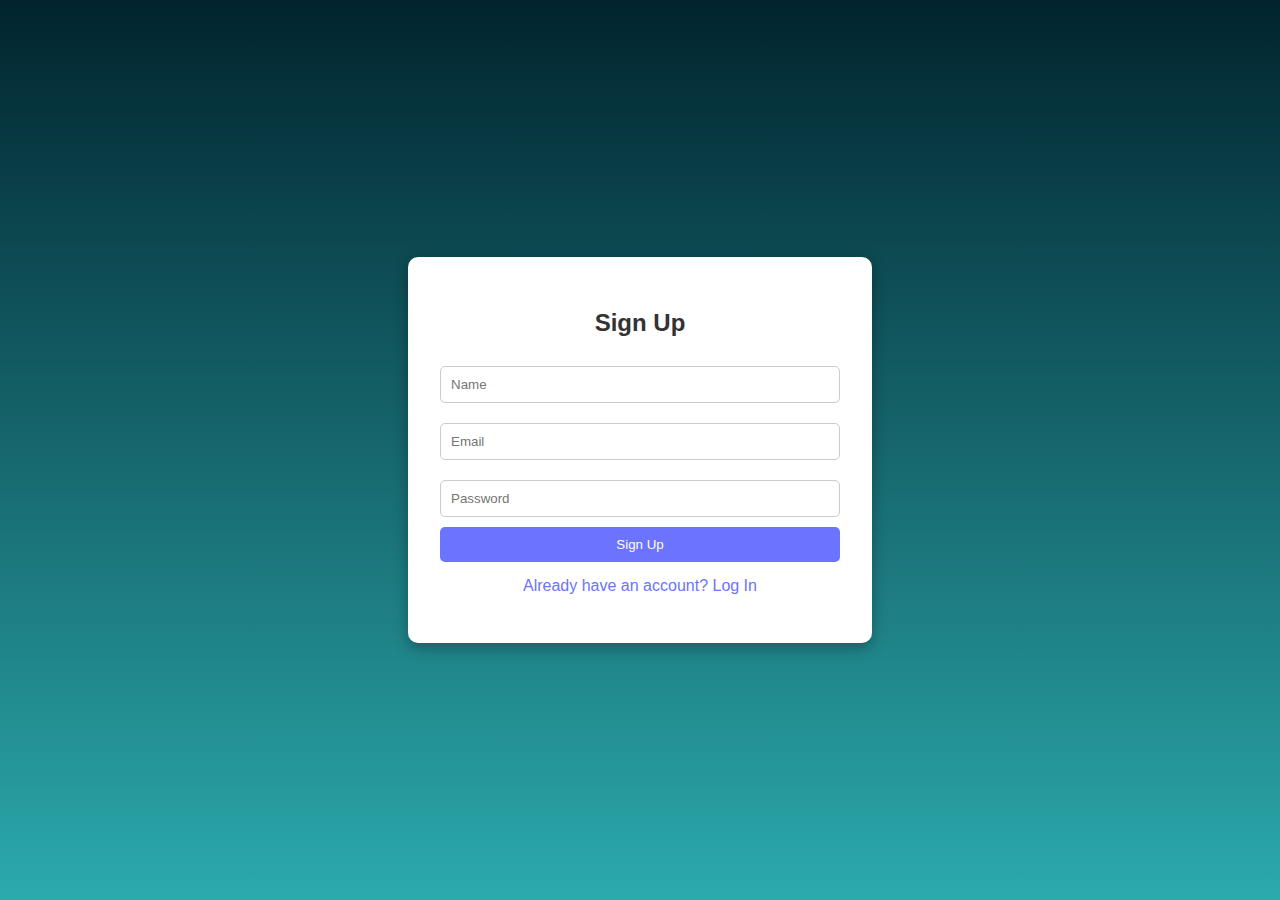
<file: index.html>
<!DOCTYPE html>
<html lang="en">
<head>
    <meta charset="UTF-8">
    <meta name="viewport" content="width=device-width, initial-scale=1.0">
    <title>Login and Sign-Up</title>
    <style>
        body {
            font-family: Arial, sans-serif;
            display: flex;
            justify-content: center;
            align-items: center;
            height: 100vh;
            margin: 0;
            background: linear-gradient(to bottom, #01242e, #2BAAAD);
            color: white;
        }
        .container {
            background: #fff;
            color: #333;
            padding: 2rem;
            border-radius: 10px;
            box-shadow: 0 5px 15px rgba(0, 0, 0, 0.3);
            width: 400px;
        }
        .container h2 {
            text-align: center;
        }
        form {
            display: flex;
            flex-direction: column;
        }
        input {
            margin: 10px 0;
            padding: 10px;
            border: 1px solid #ccc;
            border-radius: 5px;
        }
        button {
            padding: 10px;
            background: #6B73FF;
            color: white;
            border: none;
            border-radius: 5px;
            cursor: pointer;
        }
        button:hover {
            background: #000DFF;
        }
        .toggle-link {
            text-align: center;
            margin-top: 15px;
            cursor: pointer;
            color: #6B73FF;
        }
    </style>
</head>
<body>
    <div class="container">
        <h2 id="form-title">Sign Up</h2>
        <form id="auth-form" method="POST" action="process.php">
            <input type="hidden" name="form_type" id="form-type" value="signup">
            <input type="text" name="name" id="name-field" placeholder="Name" required>
            <input type="email" name="email" placeholder="Email" required>
            <input type="password" name="password" placeholder="Password" required>
            <button type="submit">Sign Up</button>
        </form>
        <p class="toggle-link" id="toggle-form">Already have an account? Log In</p>
    </div>

    <script>
        const toggleLink = document.getElementById('toggle-form');
        const formTitle = document.getElementById('form-title');
        const authForm = document.getElementById('auth-form');
        const formTypeInput = document.getElementById('form-type');
        const nameField = document.getElementById('name-field');

        toggleLink.addEventListener('click', () => {
            if (formTypeInput.value === 'signup') {
                formTypeInput.value = 'login';
                formTitle.textContent = 'Log In';
                nameField.style.display = 'none';
                toggleLink.textContent = "Don't have an account? Sign Up";
                authForm.querySelector('button').textContent = 'Log In';
            } else {
                formTypeInput.value = 'signup';
                formTitle.textContent = 'Sign Up';
                nameField.style.display = 'block';
                toggleLink.textContent = 'Already have an account? Log In';
                authForm.querySelector('button').textContent = 'Sign Up';
            }
        });
    </script>
</body>
</html>
</file>
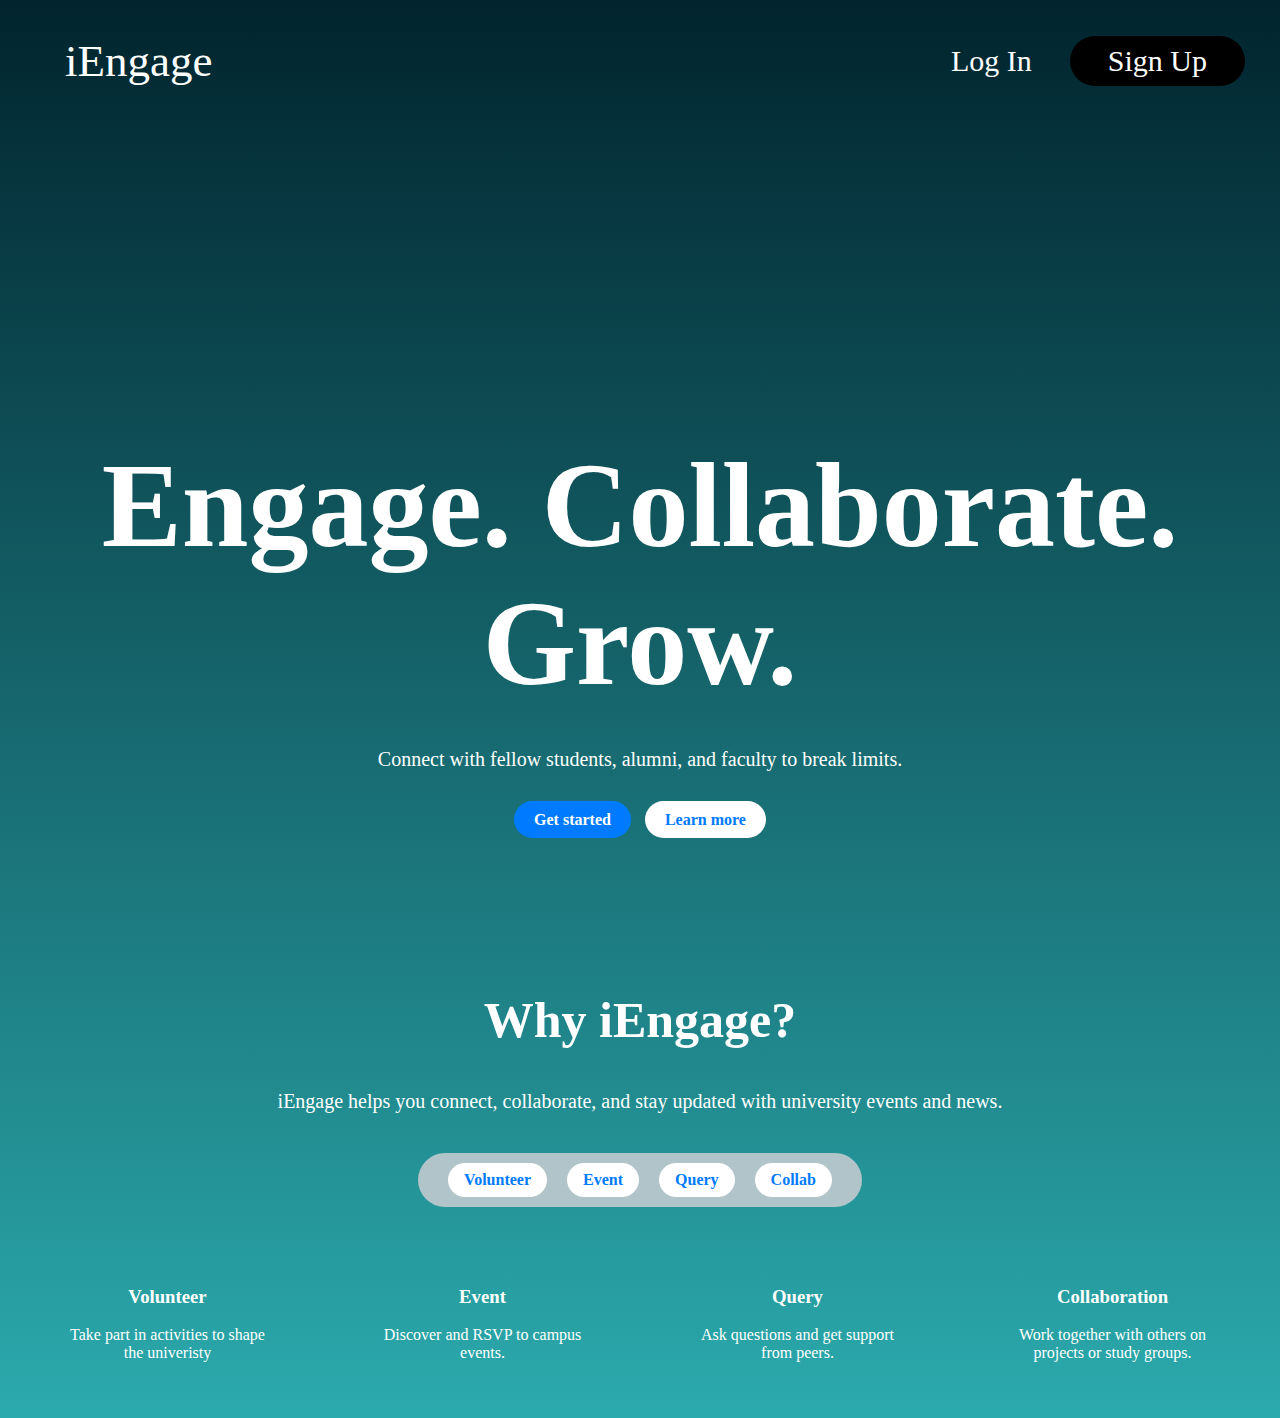
<file: Home.html>
<!DOCTYPE html>
<html lang="en">
<head>
    <meta charset="UTF-8">
    <meta name="viewport" content="width=device-width, initial-scale=1.0">
    <title>iEngage</title>
    <link rel="stylesheet" href="css/shared_style.css">
    <link rel="stylesheet" href="css/specific_style.css">
</head>

<body>
    <header>
        <div id="logo">
            <a href="">iEngage</a>
        </div>
        <nav>
            <ul>
                <li>
                    <a href="index.html">Log In</a>
                </li>
                <li class="account">
                    <a href="index.html">Sign Up</a>
                </li>
            </ul>
        </nav>
    </header>
    <main>
        <section id="full">
            <div class="motto">
                <h1>Engage. Collaborate. Grow.</h1>
                <p>Connect with fellow students, alumni, and faculty to break limits.</p>
                <a href="index.html"class="first">Get started</a>
                <a href="learn.html" class="secondery">Learn more</a>
                <h2>Why iEngage?</h2>
                <p>iEngage helps you connect, collaborate, and stay updated with university events and news.</p>
            </div>
            <div class="navbar">
                <a href="volunteer_app/Volunteer.html" class="nav-item">Volunteer</a>
                <a href="Event_management/event.html" class="nav-item">Event</a>
                <a href="Query_handle/query.html" class="nav-item">Query</a>
                <a href="Collab/collab.html" class="nav-item">Collab</a>
            </div>
        </section>
        <section id="about" class="about">
            <div class="feature-list">
                <div class="feature">
                    <h3>Volunteer</h3>
                    <p>Take part in activities to shape the univeristy</p>
                </div>
                <div class="feature">
                    <h3>Event</h3>
                    <p>Discover and RSVP to campus events.</p>
                </div>
                <div class="feature">
                    <h3>Query</h3>
                    <p>Ask questions and get support from peers.</p>
                </div>
                <div class="feature">
                    <h3>Collaboration</h3>
                    <p>Work together with others on projects or study groups.</p>
                </div>
            </div>
        </section>
    
    </main>
   
    
    
</body>
</html>
</file>
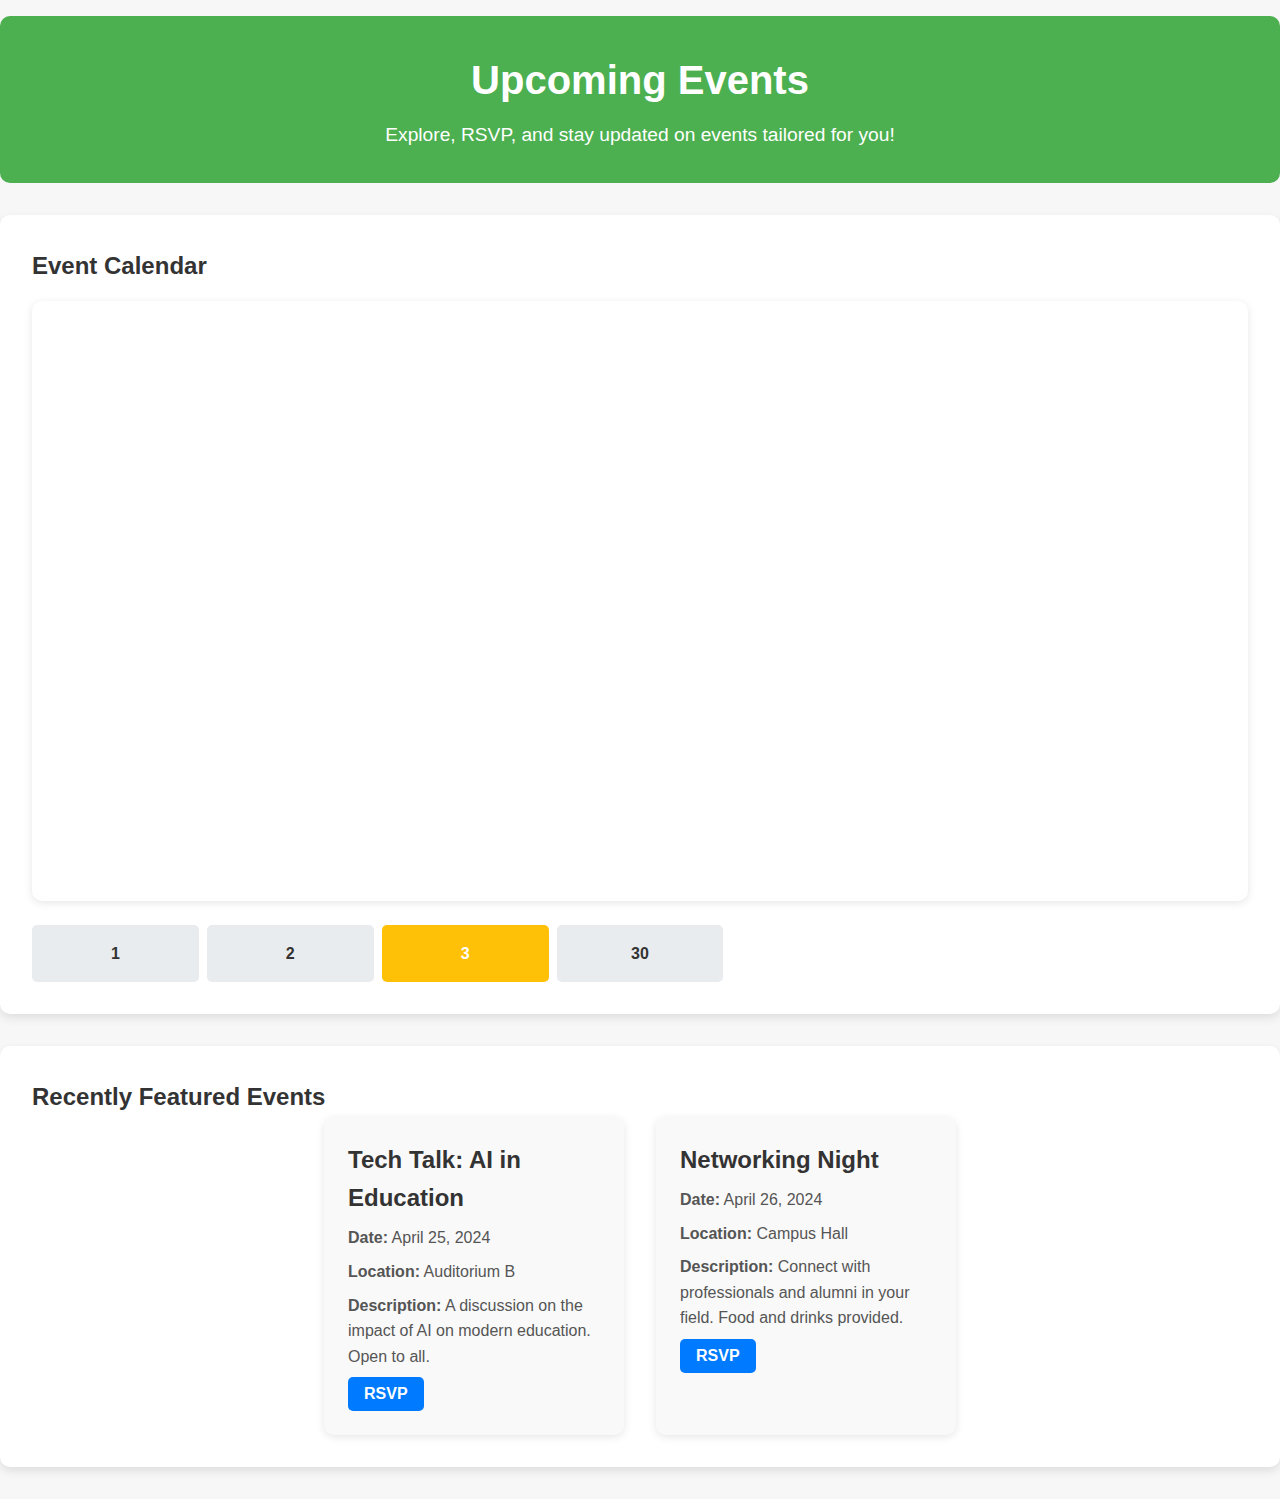
<file: Event_management/event.html>
<!DOCTYPE html>
<html lang="en">
<head>
    <meta charset="UTF-8">
    <meta name="viewport" content="width=device-width, initial-scale=1.0">
    <title>Events</title>
    <style>
        /* Global Styles */
        * {
            margin: 0;
            padding: 0;
            box-sizing: border-box;
        }

        body {
            font-family: 'Poppins', sans-serif;
            line-height: 1.6;
            color: #333;
            background-color: #f7f7f7;
        }

        h1 {
            color: #ffffff;
        }

        header {
            text-align: center;
            background-color: #4caf50;
            color: white;
            padding: 2rem;
            border-radius: 10px;
            margin: 1rem auto;
        }

        header h1 {
            font-size: 2.5rem;
            margin-bottom: 0.5rem;
        }

        header p {
            font-size: 1.2rem;
        }

        /* Calendar Section */
        .calendar-section {
            background: white;
            margin: 2rem auto;
            padding: 2rem;
            border-radius: 10px;
            box-shadow: 0 4px 10px rgba(0, 0, 0, 0.1);
        }

        .calendar {
            display: grid;
            grid-template-columns: repeat(7, 1fr);
            gap: 0.5rem;
            margin-top: 1rem;
        }

        .day {
            display: flex;
            justify-content: center;
            align-items: center;
            padding: 1rem;
            background: #e9ecef;
            border-radius: 5px;
            font-weight: bold;
            cursor: pointer;
            transition: transform 0.2s, background-color 0.3s;
        }

        .day:hover {
            background-color: #007bff;
            color: white;
            transform: scale(1.1);
        }

        .event-day {
            background: #ffc107;
            color: white;
        }

        /* Featured Events Section */
        .featured-events {
            background: white;
            margin: 2rem auto;
            padding: 2rem;
            border-radius: 10px;
            box-shadow: 0 4px 10px rgba(0, 0, 0, 0.1);
        }

        .event-cards {
            display: flex;
            flex-wrap: wrap;
            gap: 2rem;
            justify-content: center;
        }

        .event-card {
            background: #f9f9f9;
            padding: 1.5rem;
            border-radius: 10px;
            width: 300px;
            box-shadow: 0 2px 8px rgba(0, 0, 0, 0.1);
            transition: transform 0.3s, box-shadow 0.3s;
        }

        .event-card:hover {
            transform: translateY(-5px);
            box-shadow: 0 4px 15px rgba(0, 0, 0, 0.2);
        }

        .event-card h3 {
            font-size: 1.5rem;
            margin-bottom: 0.5rem;
        }

        .event-card p {
            margin-bottom: 0.5rem;
            color: #555;
        }

        .rsvp-button {
            display: inline-block;
            background: #007bff;
            color: white;
            padding: 0.5rem 1rem;
            border: none;
            border-radius: 5px;
            cursor: pointer;
            font-size: 1rem;
            font-weight: bold;
            transition: background 0.3s;
        }

        .rsvp-button:hover {
            background: #0056b3;
        }

        /* Responsive Design */
        @media (max-width: 768px) {
            .calendar {
                grid-template-columns: repeat(4, 1fr);
            }

            .event-cards {
                flex-direction: column;
                align-items: center;
            }
        }
    </style>
</head>
<body>
    <header>
        <h1>Upcoming Events</h1>
        <p>Explore, RSVP, and stay updated on events tailored for you!</p>
    </header>

    <!-- Calendar Section -->
    <section class="calendar-section">
        <h2>Event Calendar</h2>
        <iframe 
            src="http://localhost:8080/schedule/" 
            style="border: none; width: 100%; height: 600px; margin-top: 1rem; border-radius: 10px; box-shadow: 0 2px 8px rgba(0, 0, 0, 0.1);">
        </iframe>
        <div class="calendar">
            <div class="day">1</div>
            <div class="day">2</div>
            <div class="day event-day">3</div> 
            <div class="day">30</div>
        </div>
    </section>

    <!-- Featured Events Section -->
    <section class="featured-events">
        <h2>Recently Featured Events</h2>
        <div class="event-cards">
            <div class="event-card">
                <h3>Tech Talk: AI in Education</h3>
                <p><strong>Date:</strong> April 25, 2024</p>
                <p><strong>Location:</strong> Auditorium B</p>
                <p><strong>Description:</strong> A discussion on the impact of AI on modern education. Open to all.</p>
                <button class="rsvp-button">RSVP</button>
            </div>
            <div class="event-card">
                <h3>Networking Night</h3>
                <p><strong>Date:</strong> April 26, 2024</p>
                <p><strong>Location:</strong> Campus Hall</p>
                <p><strong>Description:</strong> Connect with professionals and alumni in your field. Food and drinks provided.</p>
                <button class="rsvp-button">RSVP</button>
            </div>
        </div>
    </section>
</body>
</html>
</file>
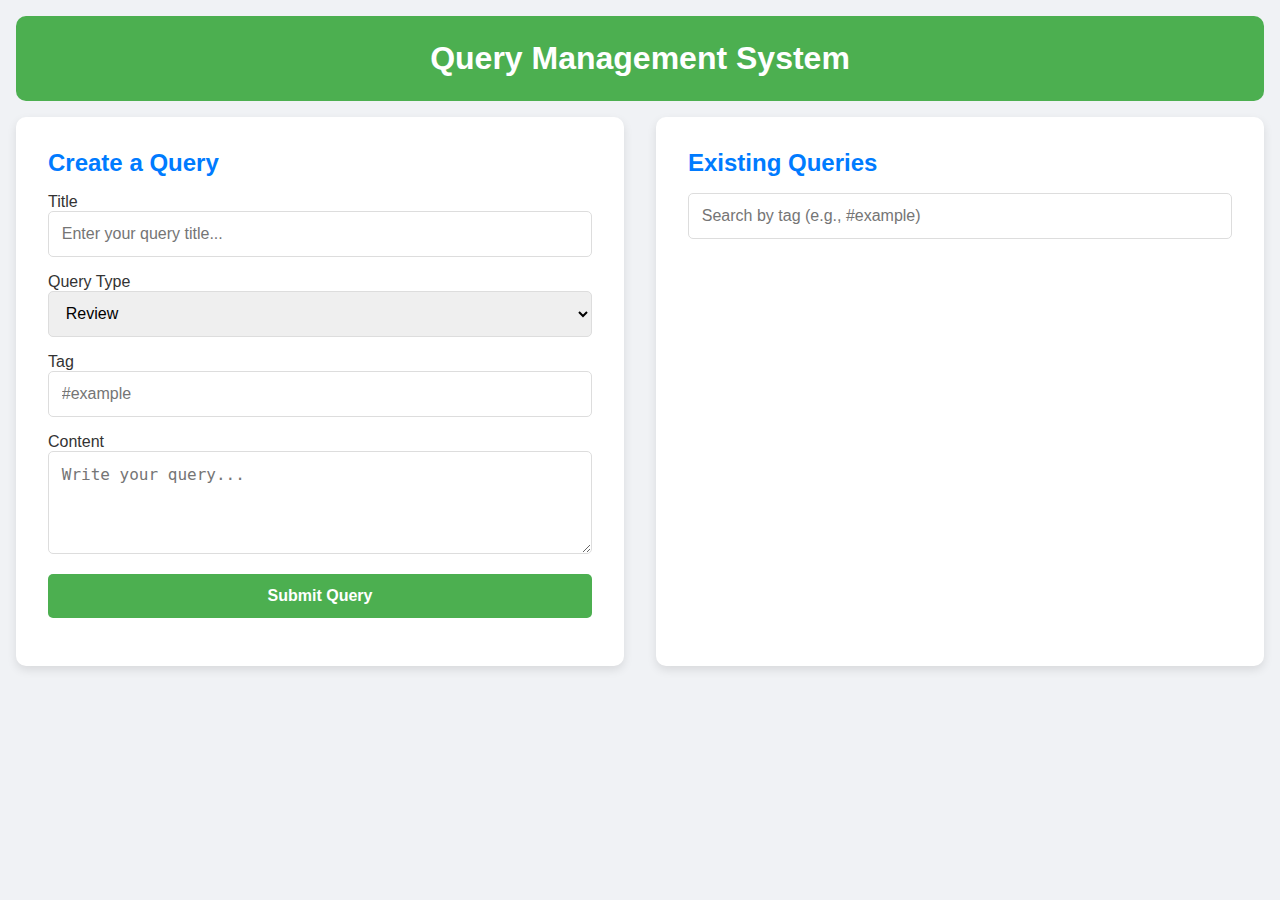
<file: Query_handle/query.html>
<!DOCTYPE html>
<html lang="en">
<head>
    <meta charset="UTF-8">
    <meta name="viewport" content="width=device-width, initial-scale=1.0">
    <title>Modern Query Page</title>
    <style>
        /* Reset and Base Styling */
        * {
            margin: 0;
            padding: 0;
            box-sizing: border-box;
        }

        body {
            font-family: 'Poppins', sans-serif;
            background: #f0f2f5;
            color: #333;
            padding: 1rem;
        }

        header {
            background-color: #4caf50;
            color: white;
            text-align: center;
            padding: 1.5rem;
            border-radius: 10px;
            margin-bottom: 1rem;
        }

        main {
            display: flex;
            flex-direction: row;
            gap: 2rem;
            justify-content: space-between;
        }

        .container {
            background: white;
            border-radius: 10px;
            box-shadow: 0 4px 10px rgba(0, 0, 0, 0.1);
            padding: 2rem;
            flex: 1;
        }

        .container h2 {
            margin-bottom: 1rem;
            color: #007bff;
        }

        input, select, textarea, button {
            width: 100%;
            padding: 0.8rem;
            margin-bottom: 1rem;
            border: 1px solid #ddd;
            border-radius: 5px;
            font-size: 1rem;
        }

        input:focus, select:focus, textarea:focus {
            outline: none;
            border-color: #1e90ff;
            box-shadow: 0 0 5px rgba(30, 144, 255, 0.3);
        }

        button {
            background: #4caf50;
            color: white;
            font-weight: bold;
            border: none;
            cursor: pointer;
            transition: background 0.3s;
        }

        button:hover {
            background: #0056b3;
        }

        .scrollable {
            max-height: 500px;
            overflow-y: auto;
            scrollbar-width: thin;
        }

        .query-card {
            background: #f9f9f9;
            border: 1px solid #ddd;
            border-radius: 10px;
            padding: 1rem;
            margin-bottom: 1rem;
            transition: transform 0.2s;
        }

        .query-card:hover {
            transform: translateY(-5px);
            box-shadow: 0 4px 20px rgba(0, 0, 0, 0.1);
        }

        .query-card h3 {
            margin-bottom: 0.5rem;
            color: #333;
        }

        .query-card small {
            color: gray;
            display: block;
            margin-bottom: 1rem;
        }

        .query-card .actions {
            display: flex;
            gap: 0.5rem;
        }

        .query-card .actions button {
            flex: 1;
            font-size: 0.9rem;
        }

        .comments {
            margin-top: 1rem;
        }

        .comments h4 {
            font-size: 1.1rem;
            margin-bottom: 0.5rem;
            color: #007bff;
        }

        .comments .comment {
            margin-bottom: 0.5rem;
            padding: 0.5rem;
            border: 1px solid #ddd;
            border-radius: 5px;
        }

        .comments textarea {
            margin-top: 0.5rem;
            border: 1px solid #ddd;
        }
    </style>
</head>
<body>
    <header>
        <h1>Query Management System</h1>
    </header>
    <main>
        <!-- Create Query -->
        <div class="container">
            <h2>Create a Query</h2>
            <form id="query-form">
                <label for="title">Title</label>
                <input type="text" id="title" placeholder="Enter your query title..." required>

                <label for="query-type">Query Type</label>
                <select id="query-type" required>
                    <option value="Review">Review</option>
                    <option value="Awareness">Awareness</option>
                    <option value="Question">Question</option>
                    <option value="Suggestion">Suggestion</option>
                </select>

                <label for="tag">Tag</label>
                <input type="text" id="tag" placeholder="#example" required>

                <label for="content">Content</label>
                <textarea id="content" rows="4" placeholder="Write your query..." required></textarea>

                <button type="submit">Submit Query</button>
            </form>
        </div>

        <!-- Existing Queries -->
        <div class="container">
            <h2>Existing Queries</h2>
            <input type="text" id="search-bar" placeholder="Search by tag (e.g., #example)" oninput="filterQueries()">
            <div id="query-list" class="scrollable">
                <!-- Dynamically populated queries -->
            </div>
        </div>
    </main>

    <script>
        let queries = [];

        document.getElementById('query-form').addEventListener('submit', function (e) {
            e.preventDefault();

            const title = document.getElementById('title').value;
            const queryType = document.getElementById('query-type').value;
            const tag = document.getElementById('tag').value;
            const content = document.getElementById('content').value;
            const id = Date.now();

            const newQuery = {
                id,
                title,
                queryType,
                tag,
                content,
                createdAt: new Date(),
                comments: [],
            };

            queries.push(newQuery);
            renderQueries();
            e.target.reset();
        });

        function renderQueries() {
            const queryList = document.getElementById('query-list');
            queryList.innerHTML = '';

            queries.forEach((query) => {
                const card = document.createElement('div');
                card.classList.add('query-card');

                card.innerHTML = `
                    <h3>${query.title}</h3>
                    <small>${query.tag} | ${timeSince(query.createdAt)}</small>
                    <p>${query.content}</p>
                    <div class="actions">
                        <button onclick="editQuery(${query.id})">Edit</button>
                        <button onclick="deleteQuery(${query.id})">Delete</button>
                    </div>
                    <div class="comments">
                        <h4>Comments</h4>
                        <div id="comments-${query.id}">
                            ${query.comments
                                .map(
                                    (comment) => `
                                <div class="comment">
                                    <p>${comment.content}</p>
                                    <small>${timeSince(comment.createdAt)}</small>
                                </div>
                            `
                                )
                                .join('')}
                        </div>
                        <textarea id="comment-input-${query.id}" rows="2" placeholder="Write a comment..."></textarea>
                        <button onclick="addComment(${query.id})">Add Comment</button>
                    </div>
                `;

                queryList.appendChild(card);
            });
        }

        function timeSince(date) {
            const seconds = Math.floor((new Date() - new Date(date)) / 1000);
            const intervals = [
                { label: 'year', seconds: 31536000 },
                { label: 'month', seconds: 2592000 },
                { label: 'day', seconds: 86400 },
                { label: 'hour', seconds: 3600 },
                { label: 'minute', seconds: 60 },
                { label: 'second', seconds: 1 },
            ];

            for (const interval of intervals) {
                const count = Math.floor(seconds / interval.seconds);
                if (count > 0) {
                    return `${count} ${interval.label}${count !== 1 ? 's' : ''} ago`;
                }
            }
            return 'just now';
        }

        function addComment(queryId) {
            const input = document.getElementById(`comment-input-${queryId}`);
            const content = input.value.trim();

            if (content) {
                const query = queries.find((q) => q.id === queryId);
                query.comments.push({ content, createdAt: new Date() });
                input.value = '';
                renderQueries();
            }
        }

        function editQuery(queryId) {
            const query = queries.find((q) => q.id === queryId);
            const newContent = prompt('Edit your query content:', query.content);

            if (newContent !== null) {
                query.content = newContent;
                renderQueries();
            }
        }

        function deleteQuery(queryId) {
            queries = queries.filter((query) => query.id !== queryId);
            renderQueries();
        }

        function filterQueries() {
            const filter = document.getElementById('search-bar').value.toLowerCase();
            const filteredQueries = queries.filter((query) =>
                query.tag.toLowerCase().includes(filter)
            );

            const queryList = document.getElementById('query-list');
            queryList.innerHTML = '';

            filteredQueries.forEach((query) => {
                const card = document.createElement('div');
                card.classList.add('query-card');

                card.innerHTML = `
                    <h3>${query.title}</h3>
                    <small>${query.tag} | ${timeSince(query.createdAt)}</small>
                    <p>${query.content}</p>
                `;

                queryList.appendChild(card);
            });
        }
    </script>
</body>
</html>
</file>
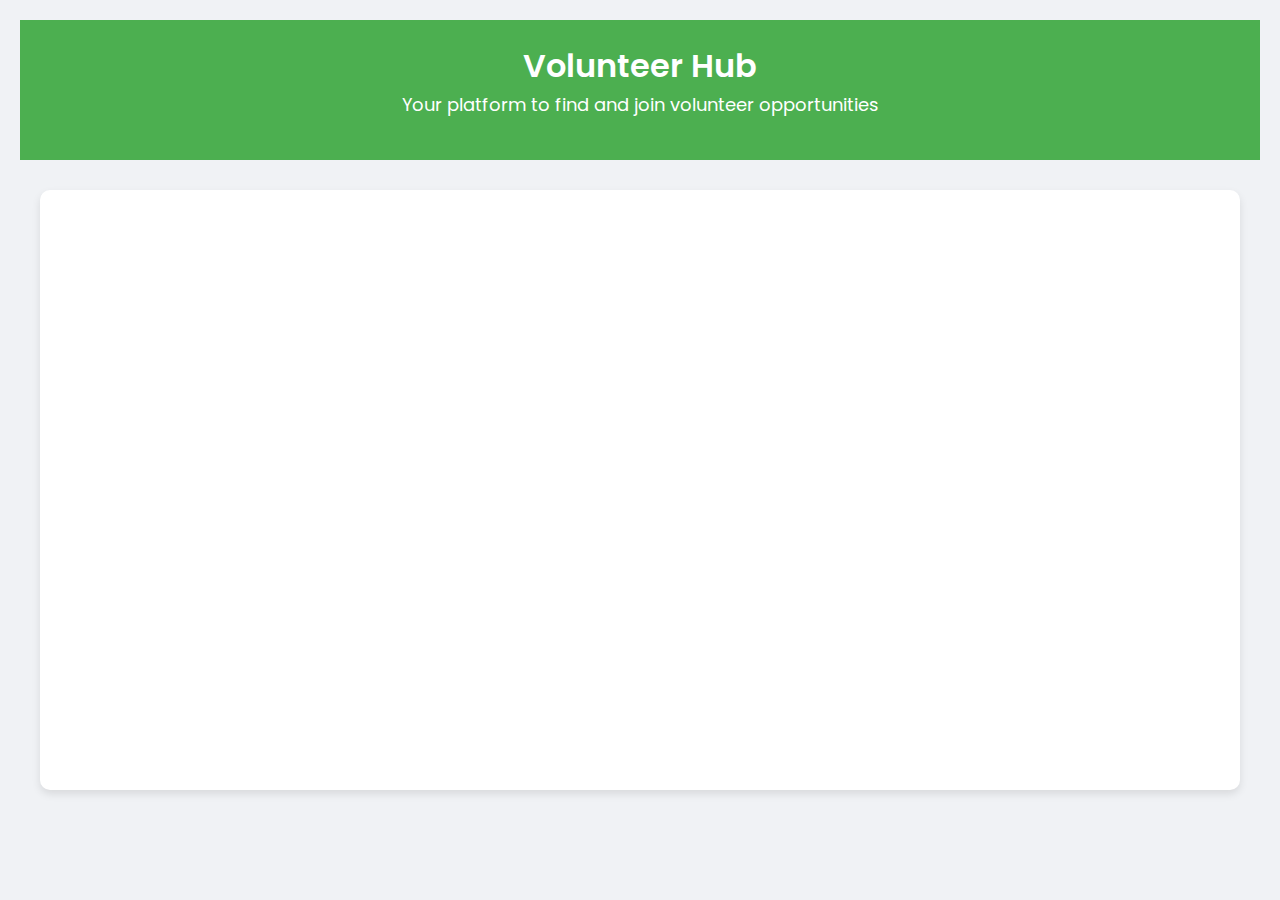
<file: volunteer_app/Volunteer.html>
<!DOCTYPE html>
<html lang="en">
<head>
  <meta charset="UTF-8">
  <meta name="viewport" content="width=device-width, initial-scale=1.0">
  <title>Volunteer Hub - Main Page</title>
  <link href="https://fonts.googleapis.com/css2?family=Poppins:wght@300;400;600&display=swap" rel="stylesheet">
  <style>
    /* General Reset */
    * {
      margin: 0;
      padding: 0;
      box-sizing: border-box;
      font-family: 'Poppins', sans-serif;
    }

    body {
      background-color: #f0f2f5;
      color: #333;
      font-size: 16px;
      line-height: 1.6;
      padding: 20px;
      display: flex;
      flex-direction: column;
      align-items: center;
    }

    h1 {
      color: #ffffff;
      font-size: 36px;
      font-weight: 600;
      margin-bottom: 10px;
    }

    p {
      font-size: 18px;
      margin-bottom: 20px;
    }

    .iframe-container {
      width: 100%;
      max-width: 1200px;
      height: 600px;
      background-color: #fff;
      border-radius: 10px;
      box-shadow: 0 4px 8px rgba(0, 0, 0, 0.1);
      overflow: hidden;
      border: none;
    }

    iframe {
      width: 100%;
      height: 100%;
      border: none;
      border-radius: 10px;
    }

    /* Styling the page header */
    header {
      background-color: #4caf50;
      color: #fff;
      padding: 20px 0;
      width: 100%;
      text-align: center;
      margin-bottom: 30px;
    }

    header h1 {
      margin: 0;
      font-size: 32px;
    }
  </style>
</head>
<body>

  <!-- Header -->
  <header>
    <h1>Volunteer Hub</h1>
    <p>Your platform to find and join volunteer opportunities</p>
  </header>


  <!-- Embed Volunteer App inside an iframe -->
  <div class="iframe-container">
    <iframe src="http://localhost:8080/volunteer_app/Volunteer.html"></iframe>
  </div>

</body>
</html>
</file>
<file: css/shared_style.css>
body {
    background: linear-gradient(to bottom, #01242e, #2BAAAD);
        color: #FFFFFF;
        min-height: 100vh; 
        margin: 0;
        text-align: center;
    }

header{
    display: flex;
    justify-content: space-between;
    align-items: center;
    margin: 20px;
    padding: 15px;
}
header ul{
    display: flex;
}
#logo a{
    font-size: 45px;
}
header a{
    text-decoration: none;
    font-size: 30px;
    color: #FFFFFF;
    margin: 30px;
}
header li{
    padding: 8px;
    
}
ul{
    list-style: none;
    margin: 0;
    padding: 0;
}
main{
    align-items: center;
}
main ul{
    display: flex;
    justify-content: center;
    margin: 0;
    padding: 0;
}

main a{
    text-decoration: none;
}
</file>
<file: css/specific_style.css>
#full{
    
}

.account{
    background-color: black;
    border-radius: 25px;
    

}
.account :hover{
    
}
.motto{
    text-align: center;
    padding: 280px 0px 0px;
}
.motto h1{
    font-size: 120px;
    margin: 35px;
}
.motto p{
    font-size: 20px;
    padding-bottom: 20px;
}
.motto h2{
    font-size: 50px;
    padding-top: 120px;
}

.motto a.first{
    background-color: #007bff;
    color: #ffffff;
    border-radius: 20px;
    text-decoration: none;
    font-weight: bold;
    padding: 10px 20px;
    margin: 5px;
}
.motto a.secondery{
    background-color: #ffffff;
    color: #007bff;
    border-radius: 20px;
    text-decoration: none;
    font-weight: bold;
    padding: 10px 20px;
    margin: 5px;
}
.navbar {
    display: flex;
    justify-content: space-around; 
    align-items: center;
    background-color: #b0c4c9; 
    padding: 10px 20px; 
    border-radius: 30px; 
    width: fit-content; 
    margin: 0 auto; 
}
.nav-item {
    text-decoration: none; 
    color: #007bff; 
    font-weight: bold; 
    background-color: #ffffff; 
    padding: 8px 16px; 
    border-radius: 20px;
    margin: 0 10px;
    transition: background-color 0.3s ease;
}
.nav-item:hover {
    background-color: #e0e0e0; 
}
.about {
    padding: 40px 20px;
}

.about h2 {
    font-size: 2.5em;
    margin-bottom: 20px;
}

.feature-list {
    display: flex;
    justify-content: space-around;
    gap: 20px;
    margin-top: 20px;
}

.feature {
    max-width: 200px;
}
</file>
